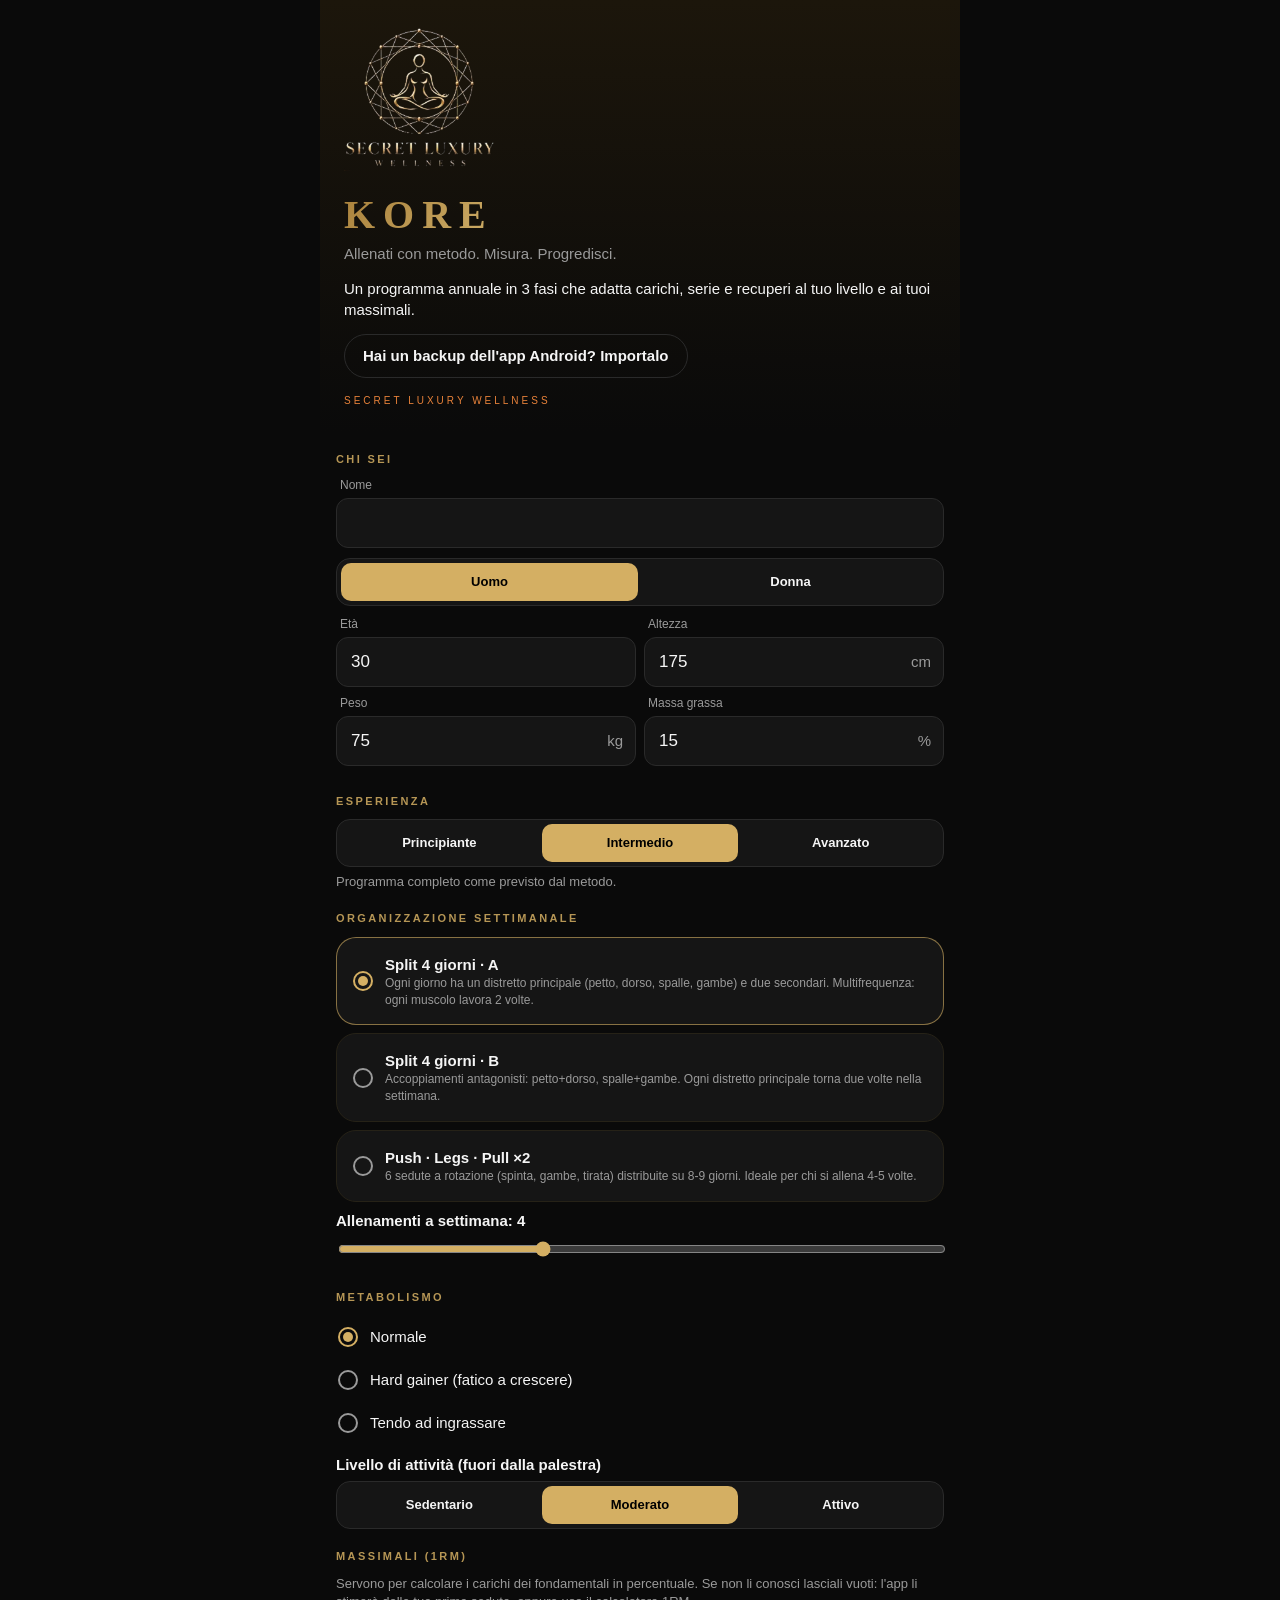
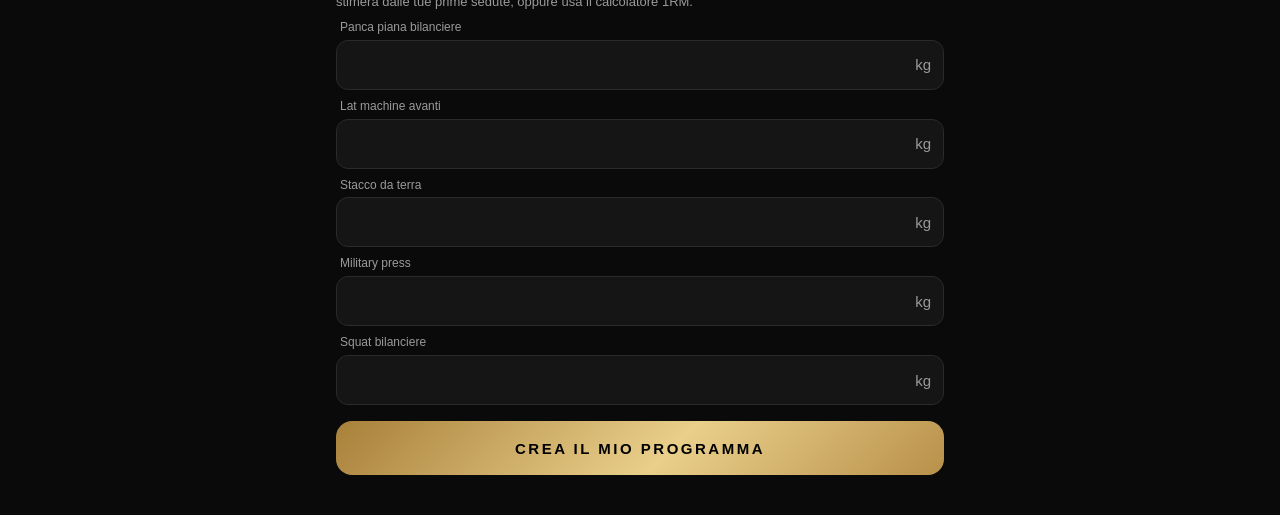
<file: ios/index.html>
<!doctype html>
<html lang="it">
<head>
  <meta charset="utf-8">
  <meta name="viewport" content="width=device-width, initial-scale=1, viewport-fit=cover, maximum-scale=1">
  <title>KORE Training</title>
  <meta name="description" content="Programma di allenamento annuale in 3 fasi, carichi automatici, timer di recupero e progressi.">
  <meta name="theme-color" content="#0A0A0A">
  <meta name="color-scheme" content="dark">
  <meta name="apple-mobile-web-app-capable" content="yes">
  <meta name="mobile-web-app-capable" content="yes">
  <meta name="apple-mobile-web-app-status-bar-style" content="black-translucent">
  <meta name="apple-mobile-web-app-title" content="KORE">
  <meta name="format-detection" content="telephone=no">
  <link rel="manifest" href="manifest.webmanifest">
  <link rel="icon" type="image/png" sizes="192x192" href="icons/icon-192.png">
  <link rel="apple-touch-icon" href="icons/apple-touch-icon.png">
  <link rel="stylesheet" href="style.css">
</head>
<body>
  <main id="app"></main>
  <div id="restbar" style="display:none"></div>
  <nav id="tabs"></nav>
  <div id="modal"></div>
  <div id="toast" role="status"></div>
  <noscript>Per usare KORE Training attiva JavaScript.</noscript>
  <script src="data.js"></script>
  <script src="logic.js"></script>
  <script src="app.js"></script>
</body>
</html>
</file>
<file: ios/style.css>
/* KORE Training · stesso tema dell'app Android: nero + arancione */
:root {
  --bg: #0A0A0A; --surface: #151515; --surface2: #1E1E1E; --line: #2A2A2A;
  --accent: #D4AF63; --accent2: #E8823A; --text: #F5F5F5; --muted: #9A9A9A;
  --good: #3DDC84; --warn: #FFC23D; --bad: #FF4D4D; --blue: #4DA3FF;
  --grad: linear-gradient(135deg, #A8803A, #E9CF8A 55%, #B8904A);
  --serif: "Bodoni 72", Didot, "Didot LT STD", "Playfair Display", Georgia, serif;
  --safe-t: env(safe-area-inset-top, 0px); --safe-b: env(safe-area-inset-bottom, 0px);
  --tabs-h: 64px;
  color-scheme: dark;
}
* { box-sizing: border-box; -webkit-tap-highlight-color: transparent; }
html { background: var(--bg); -webkit-text-size-adjust: 100%; }
body {
  margin: 0; background: var(--bg); color: var(--text); min-height: 100vh;
  font: 15px/1.4 -apple-system, BlinkMacSystemFont, "SF Pro Text", "Segoe UI", Roboto, sans-serif;
  overscroll-behavior-y: none;
}
body.locked { overflow: hidden; }
button { font: inherit; color: inherit; background: none; border: 0; padding: 0; cursor: pointer; text-align: inherit; }
input, textarea, select { font: inherit; color: var(--text); }
p { margin: 0; }
h1, h2, h3 { margin: 0; }
a { color: inherit; text-decoration: none; }

#app { padding-top: var(--safe-t); padding-bottom: 8px; max-width: 640px; margin: 0 auto; }
#app.with-tabs { padding-bottom: calc(var(--tabs-h) + var(--safe-b) + 8px); }
.pad { padding: 0 16px; }

.ic { width: 22px; height: 22px; flex: none; display: inline-block; vertical-align: middle; }
.row { display: flex; align-items: center; gap: 0; }
.grow { flex: 1; min-width: 0; }
.right { text-align: right; display: flex; flex-direction: column; align-items: flex-end; }
.ell { white-space: nowrap; overflow: hidden; text-overflow: ellipsis; }
.muted { color: var(--muted); }
.soft { color: rgba(245, 245, 245, .85); }
.accent { color: var(--accent); }
.accent2 { color: var(--accent2); }
.small, .t12 { font-size: 12px; }
.t11 { font-size: 11px; display: block; }
.t13 { font-size: 13px; }
.sb { font-weight: 600; }
.xb { font-weight: 800; }
b { font-weight: 700; }
small { font-size: 11px; display: block; }
.mt2 { margin-top: 2px; } .mt4 { margin-top: 4px; } .mt6 { margin-top: 6px; } .mt8 { margin-top: 8px; } .mt10 { margin-top: 10px; }
.mt12 { margin-top: 12px; } .mt14 { margin-top: 14px; } .mt16 { margin-top: 16px; } .mt18 { margin-top: 18px; } .mt24 { margin-top: 24px; }
.mb6 { margin-bottom: 6px; } .mb8 { margin-bottom: 8px; } .mb10 { margin-bottom: 10px; } .mb12 { margin-bottom: 12px; } .mv5 { margin: 5px 0; }
.ml8 { margin-left: 8px; } .ml10 { margin-left: 10px; } .ml12 { margin-left: 12px; } .ml14 { margin-left: 14px; }
.sp24 { height: 24px; } .sp32 { height: 32px; }
.mono { font-family: ui-monospace, "SF Mono", Menlo, monospace; font-weight: 700; font-variant-numeric: tabular-nums; }

.page-title { font-size: 28px; font-weight: 900; letter-spacing: -.5px; }
.headline { font-size: 28px; font-weight: 900; letter-spacing: -.5px; line-height: 1.15; }
.h-sm { font-size: 22px; font-weight: 800; }
.t-md { font-size: 16px; font-weight: 700; }
.t-lg { font-size: 21px; font-weight: 800; line-height: 1.2; margin-top: 2px; }
.display { font-size: 40px; font-weight: 900; letter-spacing: -.5px; }
.kcal { font-size: 20px; font-weight: 900; }
.lbl { font-size: 11px; font-weight: 700; letter-spacing: 1.2px; color: var(--muted); }

/* hero */
.hero { background: linear-gradient(180deg, #1C160B, var(--bg)); padding: 20px; }
.big-hero { padding: 28px 24px 24px; }
.logo { font-weight: 900; font-size: 22px; color: var(--accent); letter-spacing: 4px; }
.logo.xl { font-size: 40px; letter-spacing: 8px; display: block; }
.progress { height: 6px; border-radius: 3px; background: var(--surface2); overflow: hidden; }
.progress > div { height: 100%; background: var(--accent); border-radius: 3px; }
.thin-progress { height: 3px; background: var(--surface2); position: sticky; top: calc(var(--safe-t) + 56px); z-index: 5; }
.thin-progress > div { height: 100%; background: var(--accent); transition: width .3s; }

/* section & card */
.section { display: flex; align-items: center; padding: 20px 0 10px; font-size: 11px; font-weight: 700; letter-spacing: 1.2px; color: var(--muted); text-transform: uppercase; }
.section > span { flex: 1; }
.card { background: var(--surface); border: 1px solid var(--line); border-radius: 20px; padding: 16px; display: block; width: 100%; }
.card.hl { border-color: rgba(212, 175, 99, .6); }
.card.tap { cursor: pointer; }
.card.tap:active { background: #1a1a1a; }
.pill { display: inline-block; white-space: nowrap; border-radius: 999px; padding: 4px 10px; font-size: 11px; font-weight: 700; line-height: 1.2;
  color: var(--c); background: color-mix(in srgb, var(--c) 14%, transparent); }
.pill.filled { color: #000; background: var(--c); }
.pills { display: flex; flex-wrap: wrap; gap: 6px; }
.badge-grad { width: 52px; height: 52px; border-radius: 16px; background: var(--grad); display: grid; place-items: center; color: #000; flex: none; }
.plan-li { gap: 8px; padding: 3px 0; }
.stats { display: grid; grid-template-columns: repeat(3, 1fr); gap: 10px; }
.stat { background: var(--surface); border: 1px solid var(--line); border-radius: 16px; padding: 12px; min-width: 0; }
.stat b { display: block; font-size: 19px; font-weight: 800; white-space: nowrap; overflow: hidden; text-overflow: ellipsis; }
.stat span { display: block; font-size: 12px; color: var(--muted); line-height: 1.25; }
.stat.accent { background: rgba(212, 175, 99, .12); border-color: rgba(212, 175, 99, .4); }
.stat.accent b { color: var(--accent); }
.shortcuts { display: grid; grid-template-columns: repeat(4, 1fr); gap: 10px; }
.shortcuts button { background: var(--surface); border: 1px solid var(--line); border-radius: 16px; padding: 14px 0; display: flex; flex-direction: column; align-items: center; gap: 4px; color: var(--accent); }
.shortcuts button span { color: var(--text); font-size: 12px; font-weight: 600; }
.inline-kv { display: flex; }
.inline-kv > div { flex: 1; }
.inline-kv b { display: block; font-size: 18px; font-weight: 800; }
.inline-kv span { font-size: 12px; color: var(--muted); }
.kv { display: flex; padding: 4px 0; gap: 10px; }
.kv span { flex: 1; color: var(--muted); }
.bullet { display: flex; padding: 3px 0; gap: 10px; font-size: 14px; color: rgba(245, 245, 245, .9); }
.bullet i { flex: none; width: 6px; height: 6px; border-radius: 3px; background: var(--accent); margin-top: 7px; }
.install { display: flex; gap: 10px; align-items: flex-start; margin-top: 16px; padding: 12px; border-radius: 16px; background: rgba(232, 130, 58, .08); border: 1px solid rgba(232, 130, 58, .35); color: var(--accent2); }
.install b { color: var(--text); }
.install span { display: block; color: rgba(245, 245, 245, .85); font-size: 13px; margin-top: 2px; }
.install .icon-btn { margin: -6px -6px 0 0; color: var(--muted); }

/* buttons */
.grad-btn { width: 100%; height: 54px; border-radius: 16px; background: var(--grad); color: #000; font-weight: 900; letter-spacing: 1px; text-transform: uppercase; text-align: center; }
.grad-btn:active { filter: brightness(.9); }
.out-btn { display: inline-flex; align-items: center; justify-content: center; gap: 6px; min-height: 44px; padding: 0 18px; border: 1px solid var(--line); border-radius: 999px; font-weight: 600; text-align: center; }
.out-btn[disabled] { opacity: .4; }
.grid2 .out-btn, .grid2 > .out-btn { width: 100%; }
.solid-btn { height: 52px; padding: 0 20px; border-radius: 14px; background: var(--accent); color: #000; font-weight: 700; margin-left: 10px; margin-top: 20px; }
.text-btn { display: inline-flex; align-items: center; gap: 4px; padding: 10px 4px; font-weight: 600; font-size: 14px; }
.text-btn .ic { width: 18px; height: 18px; }
.icon-btn { width: 44px; height: 44px; display: inline-grid; place-items: center; border-radius: 12px; flex: none; }
.icon-btn.sm { width: 34px; height: 34px; color: var(--muted); }
.icon-btn.sm .ic { width: 19px; height: 19px; }
.tonal { height: 40px; min-width: 48px; padding: 0 10px; border-radius: 20px; background: var(--surface2); font-weight: 700; text-align: center; }
.link { color: var(--accent); }

/* top bar & tabs */
.topbar { position: sticky; top: 0; z-index: 10; display: flex; align-items: center; height: calc(56px + var(--safe-t)); padding: var(--safe-t) 6px 0; margin-top: calc(-1 * var(--safe-t)); background: rgba(10, 10, 10, .92); backdrop-filter: blur(12px); -webkit-backdrop-filter: blur(12px); }
.topbar h1 { flex: 1; min-width: 0; font-size: 19px; font-weight: 800; white-space: nowrap; overflow: hidden; text-overflow: ellipsis; margin-left: 2px; }
.tb-right { display: flex; align-items: center; gap: 2px; }
.tb-right .mono { margin-right: 2px; font-size: 15px; }
#tabs { position: fixed; left: 0; right: 0; bottom: 0; z-index: 20; display: flex; justify-content: space-around; background: rgba(16, 16, 16, .96); border-top: 1px solid var(--line); padding: 6px 4px calc(6px + var(--safe-b)); backdrop-filter: blur(12px); -webkit-backdrop-filter: blur(12px); }
#tabs button { flex: 1; display: flex; flex-direction: column; align-items: center; gap: 3px; color: var(--muted); font-size: 11px; font-weight: 600; padding: 2px 0; }
#tabs button .ic { width: 52px; height: 30px; padding: 4px 15px; border-radius: 15px; }
#tabs button.on { color: var(--accent); }
#tabs button.on .ic { background: var(--accent); color: #000; }

/* segmented, fields */
.seg { display: flex; gap: 4px; padding: 4px; border-radius: 14px; background: var(--surface); border: 1px solid var(--line); }
.seg button { flex: 1; min-width: 0; padding: 10px 2px; border-radius: 10px; font-weight: 700; font-size: 13px; text-align: center; white-space: nowrap; overflow: hidden; text-overflow: ellipsis; }
.seg button.on { background: var(--accent); color: #000; }
.grid2 { display: grid; grid-template-columns: 1fr 1fr; gap: 8px; }
.grid3 { display: grid; grid-template-columns: 1.2fr 1fr .8fr; gap: 8px; }
.grid4 { display: grid; grid-template-columns: repeat(4, 1fr); gap: 6px; }
.field { display: block; margin-bottom: 8px; }
.field > span { display: block; font-size: 12px; color: var(--muted); margin: 0 0 4px 4px; }
.field-in { display: flex; align-items: center; background: var(--surface); border: 1px solid var(--line); border-radius: 12px; padding: 0 12px; }
.field-in:focus-within { border-color: var(--accent); }
.field-in input { flex: 1; min-width: 0; height: 48px; background: none; border: 0; outline: 0; font-size: 17px; }
.field-in em { font-style: normal; color: var(--muted); margin-left: 6px; }
textarea { width: 100%; background: var(--surface2); border: 1px solid var(--line); border-radius: 12px; padding: 10px; font-size: 16px; outline: 0; resize: vertical; }
textarea:focus { border-color: var(--accent); }
.range { width: 100%; accent-color: var(--accent); height: 32px; }
.radio { width: 20px; height: 20px; border-radius: 50%; border: 2px solid var(--muted); flex: none; margin-right: 12px; position: relative; }
.radio.on { border-color: var(--accent); }
.radio.on::after { content: ""; position: absolute; inset: 3px; border-radius: 50%; background: var(--accent); }
.radio-row { display: flex; align-items: center; width: 100%; padding: 11px 2px; }
.select-wrap { position: relative; }
.select-wrap select { appearance: none; -webkit-appearance: none; width: 100%; height: 48px; border-radius: 24px; border: 1px solid var(--line); background: var(--surface); padding: 0 44px 0 18px; font-size: 16px; }
.select-wrap .ic { position: absolute; right: 14px; top: 13px; pointer-events: none; color: var(--muted); }
.search { display: flex; align-items: center; gap: 8px; background: var(--surface); border: 1px solid var(--line); border-radius: 14px; padding: 0 12px; color: var(--muted); }
.search input { flex: 1; height: 48px; background: none; border: 0; outline: 0; font-size: 16px; }
.chips { display: flex; gap: 6px; overflow-x: auto; padding: 10px 16px; scrollbar-width: none; }
.chips::-webkit-scrollbar { display: none; }
.chip { white-space: nowrap; padding: 7px 14px; border-radius: 10px; border: 1px solid var(--line); font-size: 13px; font-weight: 600; }
.chip.on { background: rgba(212, 175, 99, .18); border-color: var(--accent); color: var(--accent); }
.lib-row, .rec-row { display: flex; align-items: center; width: 100%; padding: 12px 0; border-bottom: 1px solid var(--line); }
.rec-row { border: 0; padding: 6px 0; }
.lib-row b, .rec-row b { display: block; }

/* program */
.num-box { width: 34px; height: 34px; border-radius: 10px; background: var(--surface2); color: var(--muted); display: grid; place-items: center; font-weight: 900; flex: none; }
.num-box.cur { background: var(--accent); color: #000; }
.num-box.past { background: rgba(61, 220, 132, .3); color: var(--good); }
.num-box .ic { width: 18px; height: 18px; }
.weeks { display: grid; grid-template-columns: repeat(6, 1fr); gap: 6px; }
.weeks button { display: flex; flex-direction: column; align-items: center; padding: 8px 0; border-radius: 12px; background: var(--surface); border: 1px solid var(--line); }
.weeks button.cur { border-color: var(--accent); }
.weeks button.sel { background: var(--accent); color: #000; }
.weeks button small { font-size: 9px; color: var(--muted); }
.weeks button.sel small { color: #000; }
.weeks b { font-weight: 900; }
.g-num { color: var(--accent); font-size: 18px; font-weight: 900; }
.planned { padding: 6px 0; }
.vbar { padding: 6px 0; }
.vbar-top { display: flex; }
.vbar-top span { flex: 1; font-weight: 600; }
.vbar-top b { font-size: 13px; }
.track { height: 8px; border-radius: 4px; background: var(--surface2); margin: 4px 0 2px; overflow: hidden; }
.track > div { height: 100%; border-radius: 4px; }
.vbar small { color: var(--muted); }
.macro { padding: 6px 0; }
.tool-ic { width: 44px; height: 44px; border-radius: 14px; background: rgba(212, 175, 99, .14); color: var(--accent); display: grid; place-items: center; flex: none; }

/* charts */
.chart { width: 100%; height: auto; display: block; }
.chart-range { display: flex; justify-content: space-between; font-size: 10px; color: var(--muted); margin-top: 2px; }
.empty-chart { display: grid; place-items: center; color: var(--muted); font-size: 12px; }
.bars { display: flex; align-items: flex-end; gap: 6px; }
.bar { flex: 1; border-radius: 6px; background: linear-gradient(180deg, #3A3A3A, var(--surface2)); }
.bar.last { background: var(--grad); }
.bar-labels { display: flex; gap: 6px; margin-top: 4px; }
.bar-labels span { flex: 1; font-size: 9px; color: var(--muted); text-align: center; white-space: nowrap; overflow: hidden; }
.tbl { width: 100%; border-collapse: collapse; text-align: center; }
.tbl th { font-size: 11px; color: var(--muted); font-weight: 700; padding: 4px 2px; }
.tbl td { font-weight: 600; padding: 4px 2px; }
.tbl.rir th { color: var(--accent); }
.tbl.rir td, .tbl.rir th { min-width: 62px; font-size: 13px; }
.tbl.rir td { font-weight: 400; }
.hscroll { overflow-x: auto; }
.barbell { display: flex; align-items: center; height: 120px; }
.barbell i { display: block; flex: none; }
.sleeve-end { width: 40px; height: 10px; background: #777; }
.collar { width: 8px; height: 30px; background: #999; }
.plate { margin: 0 1px; border-radius: 3px; }
.sleeve { flex: 1 !important; height: 10px; background: #777; }
.bw-in { align-items: flex-start; }
.bw-row { padding: 2px 0; }

/* workout */
.wk .card { margin-top: 14px; }
.wk .card:first-child { margin-top: 16px; }
.tech { border-radius: 12px; background: rgba(212, 175, 99, .1); padding: 10px; }
.tech b { display: block; color: var(--accent); font-size: 13px; }
.tech span { font-size: 12px; color: rgba(245, 245, 245, .85); }
.set-head { display: grid; grid-template-columns: 44px 1fr 1fr .7fr 42px; gap: 6px; padding: 10px 4px 2px; font-size: 10px; font-weight: 700; color: var(--muted); text-align: center; }
.set-head .c-lbl { text-align: left; }
.set { display: grid; grid-template-columns: 44px 1fr 1fr .7fr 42px; gap: 6px; align-items: center; padding: 4px; margin: 3px 0; border-radius: 12px; }
.set.warm { background: rgba(30, 30, 30, .5); }
.set.done { background: rgba(61, 220, 132, .12); }
.set-lbl { height: 36px; border-radius: 10px; background: rgba(212, 175, 99, .15); color: var(--accent); font-weight: 900; text-align: center; }
.set.warm .set-lbl { background: var(--surface2); color: var(--muted); }
.cell { width: 100%; min-width: 0; height: 40px; border-radius: 10px; background: var(--surface2); border: 1px solid transparent; outline: 0; text-align: center; font-size: 17px; font-weight: 700; }
.cell:focus { border-color: var(--accent); }
.cell::placeholder { color: #555; }
.ok { width: 42px; height: 42px; border-radius: 12px; background: var(--surface2); color: var(--muted); display: grid; place-items: center; }
.set.done .ok { background: var(--good); color: #000; }
.imp { display: grid; grid-template-columns: 1fr 1fr; gap: 8px; margin-top: 6px; }
.imp > div { border-radius: 14px; padding: 10px; min-width: 0; }
.imp-l { background: var(--surface2); }
.imp-r { background: rgba(212, 175, 99, .10); }
.imp .lbl { font-size: 9px; }
.imp .big { display: block; font-size: 22px; font-weight: 900; line-height: 1.25; }
.imp small { font-size: 10px; color: var(--muted); margin-bottom: 2px; }
.beat { color: var(--accent2); margin-top: 6px; }

#restbar { position: fixed; left: 0; right: 0; bottom: 0; z-index: 25; display: flex; align-items: center; gap: 6px; background: #121212; border-top: 1px solid var(--line); padding: 12px 12px calc(12px + var(--safe-b)) 16px; }
.ring { position: relative; width: 64px; height: 64px; flex: none; display: grid; place-items: center; color: var(--accent); margin-right: 8px; }
.ring svg:not(.ic) { position: absolute; inset: 0; transform: rotate(-90deg); }
.ring .ic { position: relative; }
.ring-bg { fill: none; stroke: var(--surface2); stroke-width: 6; }
.ring-fg { fill: none; stroke: var(--accent); stroke-width: 6; stroke-linecap: round; transition: stroke-dashoffset .25s linear; }
.big-time { font-size: 30px; line-height: 1.1; }

/* dialogs */
#modal { position: fixed; inset: 0; z-index: 50; display: none; align-items: center; justify-content: center; padding: 24px; }
#modal.open { display: flex; }
.scrim { position: absolute; inset: 0; background: rgba(0, 0, 0, .6); }
.dialog { position: relative; width: 100%; max-width: 420px; max-height: 85vh; display: flex; flex-direction: column; background: var(--surface); border: 1px solid var(--line); border-radius: 28px; padding: 22px 22px 10px; animation: pop .16s ease-out; }
@keyframes pop { from { transform: scale(.96); opacity: 0; } to { transform: none; opacity: 1; } }
.dialog h2 { font-size: 21px; font-weight: 700; margin-bottom: 12px; text-align: left; }
.dialog h2 .ic { width: 28px; height: 28px; }
.dlg-body { overflow-y: auto; -webkit-overflow-scrolling: touch; }
.dlg-btns { display: flex; justify-content: flex-end; gap: 4px; margin-top: 10px; }
.dlg-btns button { padding: 12px 14px; font-weight: 600; }
.dlg-list { max-height: 50vh; overflow-y: auto; }
.menu-item { display: block; width: 100%; padding: 14px 2px; font-size: 16px; border-bottom: 1px solid var(--line); }
.emojis { display: flex; gap: 6px; margin-top: 6px; }
.emojis button { width: 44px; height: 44px; border-radius: 50%; background: var(--surface2); font-size: 21px; text-align: center; }
.emojis button.on { background: rgba(212, 175, 99, .3); }
.check-row { display: flex; align-items: center; gap: 10px; padding: 8px 0; font-size: 13px; }
.checkbox { width: 22px; height: 22px; border-radius: 6px; border: 2px solid var(--muted); display: grid; place-items: center; color: #000; }
.checkbox.on { background: var(--accent); border-color: var(--accent); }
.checkbox .ic { width: 16px; height: 16px; stroke-width: 3; }

#toast { position: fixed; left: 50%; bottom: calc(var(--tabs-h) + var(--safe-b) + 18px); transform: translate(-50%, 20px); opacity: 0; pointer-events: none; z-index: 60;
  background: #2b2b2b; color: var(--text); padding: 10px 16px; border-radius: 12px; font-size: 14px; transition: .2s; max-width: 90vw; text-align: center; }
#toast.show { opacity: 1; transform: translate(-50%, 0); }

/* keep grid fields inside the screen width */
html, body { overflow-x: hidden; }
.grid2 > *, .grid3 > *, .grid4 > * { min-width: 0; }
.field { min-width: 0; }
.field-in input { width: 100%; }

/* Secret Luxury: titoli serif e dettagli oro */
.logo, .page-title, .headline, .h-sm, .display, .topbar h1, .dialog h2 { font-family: var(--serif); letter-spacing: .5px; }
.logo { font-weight: 700; letter-spacing: 6px; background: var(--grad); -webkit-background-clip: text; background-clip: text; color: transparent; }
.page-title, .headline { font-weight: 700; }
.section { color: var(--accent); opacity: .85; letter-spacing: 2.4px; }
.card { border-color: #262217; }
.grad-btn { letter-spacing: 2.5px; font-weight: 800; }
.big-hero::after { content: "SECRET LUXURY WELLNESS"; display: block; margin-top: 16px; font-size: 10px; letter-spacing: 3px; color: var(--accent2); }

/* membership */
.manifesto { margin-top: 8px; padding: 22px 18px; border-radius: 22px; border: 1px solid rgba(212, 175, 99, .35); background: radial-gradient(120% 90% at 0% 0%, #1F190D, var(--surface)); }
.manifesto .ic { width: 28px; height: 28px; }
.manifesto .headline { margin-top: 10px; }
.sl-tag { font-size: 10px; letter-spacing: 3px; color: var(--accent2); display: block; }
.tier { position: relative; margin-top: 16px; padding: 20px 18px; border-radius: 22px; background: var(--surface); border: 1px solid #262217; }
.tier.featured { border-color: var(--accent); box-shadow: 0 0 0 1px rgba(212, 175, 99, .25), 0 12px 40px rgba(212, 175, 99, .08); }
.tier-badge { position: absolute; top: -10px; right: 16px; padding: 4px 10px; border-radius: 999px; background: var(--grad); color: #000; font-size: 10px; font-weight: 800; letter-spacing: 1.2px; }
.tier-name { font-family: var(--serif); font-size: 24px; font-weight: 700; color: var(--accent); }
.tier-price { display: flex; align-items: baseline; gap: 6px; margin: 12px 0 8px; }
.tier-price b { font-family: var(--serif); font-size: 36px; }
.tier-price span { color: var(--muted); font-size: 13px; }
.tier-btn { width: 100%; color: var(--accent); border-color: rgba(212, 175, 99, .5); }

/* logo Secret Luxury Wellness */
.brand-logo { display: block; width: 168px; height: auto; margin: 4px auto 18px; }
.big-hero .brand-logo { margin: 0 0 16px; width: 150px; }
.sym-sm { width: 34px; height: 34px; margin-right: 10px; object-fit: contain; }
.manifesto { text-align: center; }

a.grad-btn { display: flex; align-items: center; justify-content: center; text-decoration: none; }
a.tier-btn, .contact .out-btn { width: 100%; text-decoration: none; }
.contact { text-align: center; padding: 18px; border: 1px solid rgba(212,175,99,.35); border-radius: 18px; }
</file>
